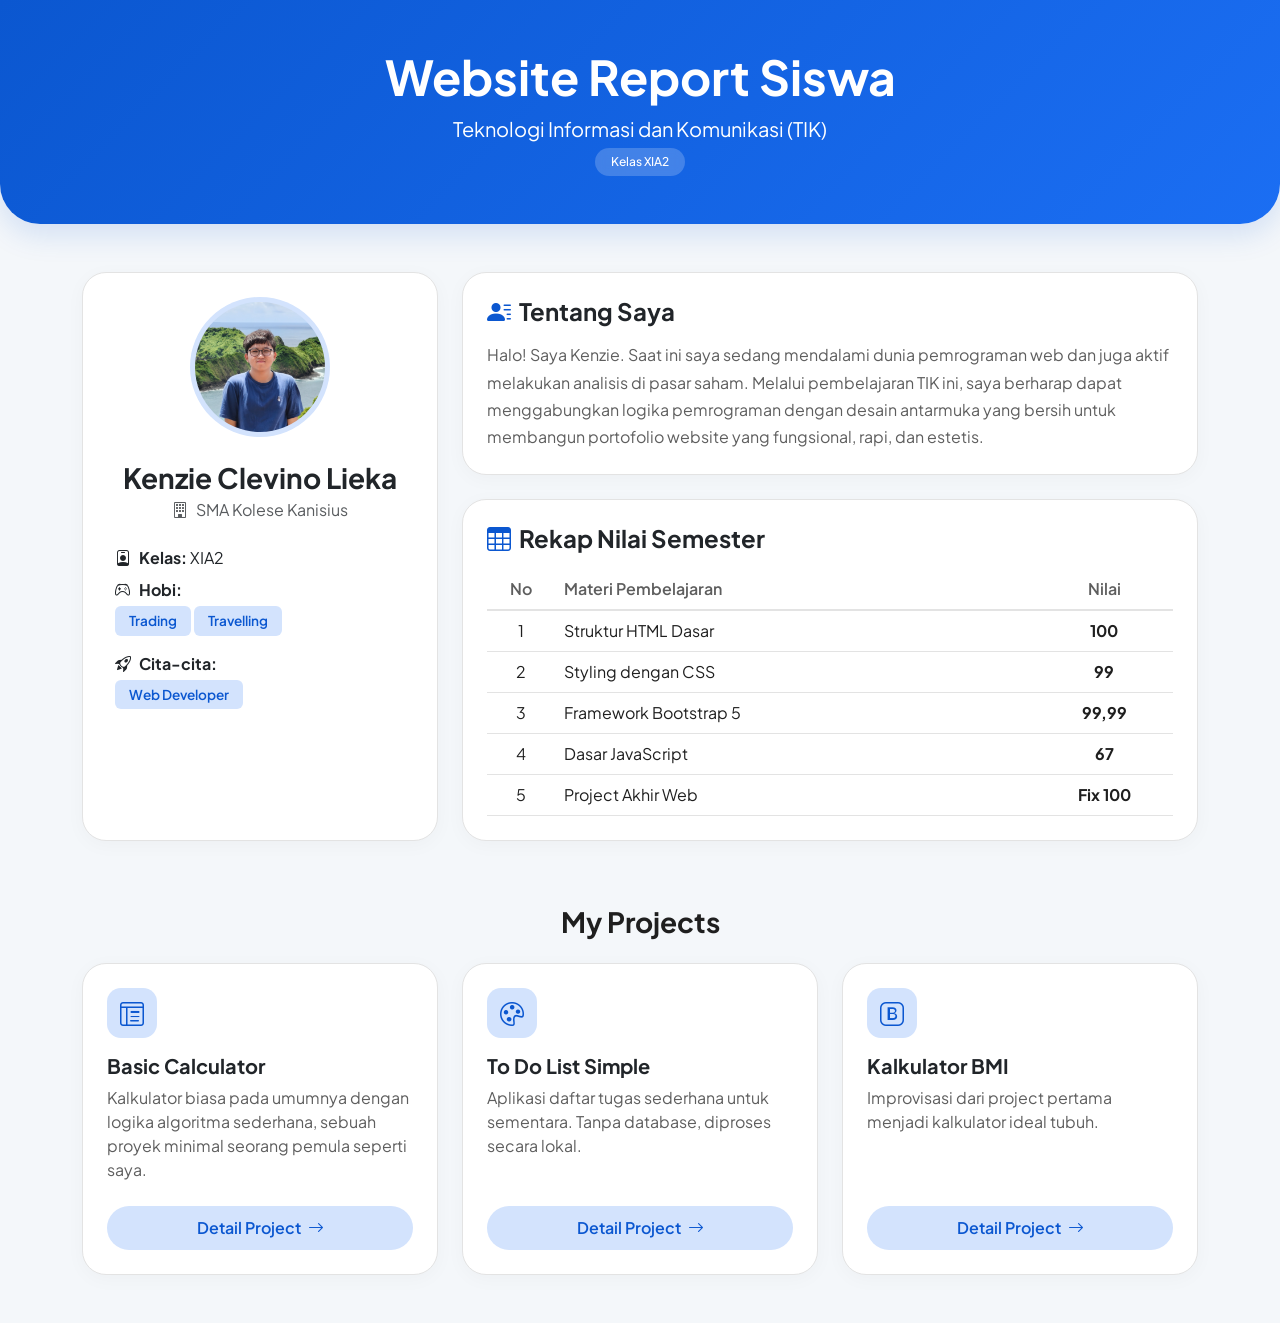
<file: index.html>
<!DOCTYPE html>
<html lang="id">
<head>
    <meta charset="UTF-8">
    <meta name="viewport" content="width=device-width, initial-scale=1.0">
    <title>Website Report Siswa</title>
    <link href="https://cdn.jsdelivr.net/npm/bootstrap@5.3.0/dist/css/bootstrap.min.css" rel="stylesheet">
    <link rel="stylesheet" href="https://cdn.jsdelivr.net/npm/bootstrap-icons@1.11.1/font/bootstrap-icons.css">
    <link rel="stylesheet" href="style.css">
</head>
<body>

    <div class="hero-section text-center py-5 mb-5">
        <div class="container">
            <h1 class="display-5 fw-bold mb-2">Website Report Siswa</h1>
            <p class="fs-5 mb-1">Teknologi Informasi dan Komunikasi (TIK)</p>
            <span class="badge rounded-pill bg-class">Kelas XIA2</span>
        </div>
    </div>

    <div class="container pb-5">
        <div class="row g-4 mb-4">
            <div class="col-lg-4">
                <div class="card material-card text-center h-100 p-4">
                    <div class="profile-wrapper mx-auto mb-4">
                        <img src="profile.png" alt="Foto Profil" class="profile-img">
                    </div>
                    <h3 class="fw-bold mb-1">Kenzie Clevino Lieka</h3>
                    <p class="text-muted mb-4"><i class="bi bi-building me-2"></i>SMA Kolese Kanisius</p>
                    
                    <div class="text-start px-2">
                        <p class="mb-2"><strong><i class="bi bi-person-badge me-2"></i>Kelas:</strong> XIA2</p>
                        <div class="mb-3">
                            <strong><i class="bi bi-controller me-2"></i>Hobi:</strong><br>
                            <span class="badge material-badge mt-1">Trading</span>
                            <span class="badge material-badge mt-1">Travelling</span>
                        </div>
                        <div>
                            <strong><i class="bi bi-rocket-takeoff me-2"></i>Cita-cita:</strong><br>
                            <span class="badge material-badge mt-1">Web Developer</span>
                        </div>
                    </div>
                </div>
            </div>

            <div class="col-lg-8">
                <div class="d-flex flex-column gap-4 h-100">
                    <div class="card material-card p-4">
                        <h4 class="fw-bold mb-3"><i class="bi bi-person-lines-fill me-2 text-primary-material"></i>Tentang Saya</h4>
                        <p class="mb-0 text-secondary-material" style="line-height: 1.7;">
                            Halo! Saya Kenzie. Saat ini saya sedang mendalami dunia pemrograman web dan juga aktif melakukan analisis di pasar saham. Melalui pembelajaran TIK ini, saya berharap dapat menggabungkan logika pemrograman dengan desain antarmuka yang bersih untuk membangun portofolio website yang fungsional, rapi, dan estetis.
                        </p>
                    </div>

                    <div class="card material-card p-4 flex-grow-1">
                        <h4 class="fw-bold mb-3"><i class="bi bi-table me-2 text-primary-material"></i>Rekap Nilai Semester</h4>
                        <div class="table-responsive">
                            <table class="table table-hover align-middle mb-0">
                                <thead>
                                    <tr>
                                        <th width="10%" class="text-center">No</th>
                                        <th>Materi Pembelajaran</th>
                                        <th width="20%" class="text-center">Nilai</th>
                                    </tr>
                                </thead>
                                <tbody>
                                    <tr><td class="text-center">1</td><td>Struktur HTML Dasar</td><td class="text-center fw-bold">100</td></tr>
                                    <tr><td class="text-center">2</td><td>Styling dengan CSS</td><td class="text-center fw-bold">99</td></tr>
                                    <tr><td class="text-center">3</td><td>Framework Bootstrap 5</td><td class="text-center fw-bold">99,99</td></tr>
                                    <tr><td class="text-center">4</td><td>Dasar JavaScript</td><td class="text-center fw-bold">67</td></tr>
                                    <tr><td class="text-center">5</td><td>Project Akhir Web</td><td class="text-center fw-bold">Fix 100</td></tr>
                                </tbody>
                            </table>
                        </div>
                    </div>
                </div>
            </div>
        </div>

        <div class="mt-5 pt-3">
            <h3 class="fw-bold mb-4 text-center">My Projects</h3>
            <div class="row g-4">
                <div class="col-md-4">
                    <div class="card material-card project-card h-100 p-4">
                        <div class="project-icon mb-3"><i class="bi bi-layout-text-window-reverse"></i></div>
                        <h5 class="fw-bold">Basic Calculator</h5>
                        <p class="text-secondary-material mb-4">Kalkulator biasa pada umumnya dengan logika algoritma sederhana, sebuah proyek minimal seorang pemula seperti saya.</p>
                        <a href="project1.html" class="btn btn-material mt-auto">Detail Project <i class="bi bi-arrow-right ms-1"></i></a>
                    </div>
                </div>
                <div class="col-md-4">
                    <div class="card material-card project-card h-100 p-4">
                        <div class="project-icon mb-3"><i class="bi bi-palette"></i></div>
                        <h5 class="fw-bold">To Do List Simple</h5>
                        <p class="text-secondary-material mb-4">Aplikasi daftar tugas sederhana untuk sementara. Tanpa database, diproses secara lokal.</p>
                        <a href="project2.html" class="btn btn-material mt-auto">Detail Project <i class="bi bi-arrow-right ms-1"></i></a>
                    </div>
                </div>
                <div class="col-md-4">
                    <div class="card material-card project-card h-100 p-4">
                        <div class="project-icon mb-3"><i class="bi bi-bootstrap"></i></div>
                        <h5 class="fw-bold">Kalkulator BMI</h5>
                        <p class="text-secondary-material mb-4">Improvisasi dari project pertama menjadi kalkulator ideal tubuh.</p>
                        <a href="project3.html" class="btn btn-material mt-auto">Detail Project <i class="bi bi-arrow-right ms-1"></i></a>
                    </div>
                </div>
            </div>
        </div>
    </div>

    <script>
        window.onload = function() {
            console.log("DOM loaded. Welcome to Kenzie's Portfolio!");
        };
    </script>
</body>
</html>
</file>
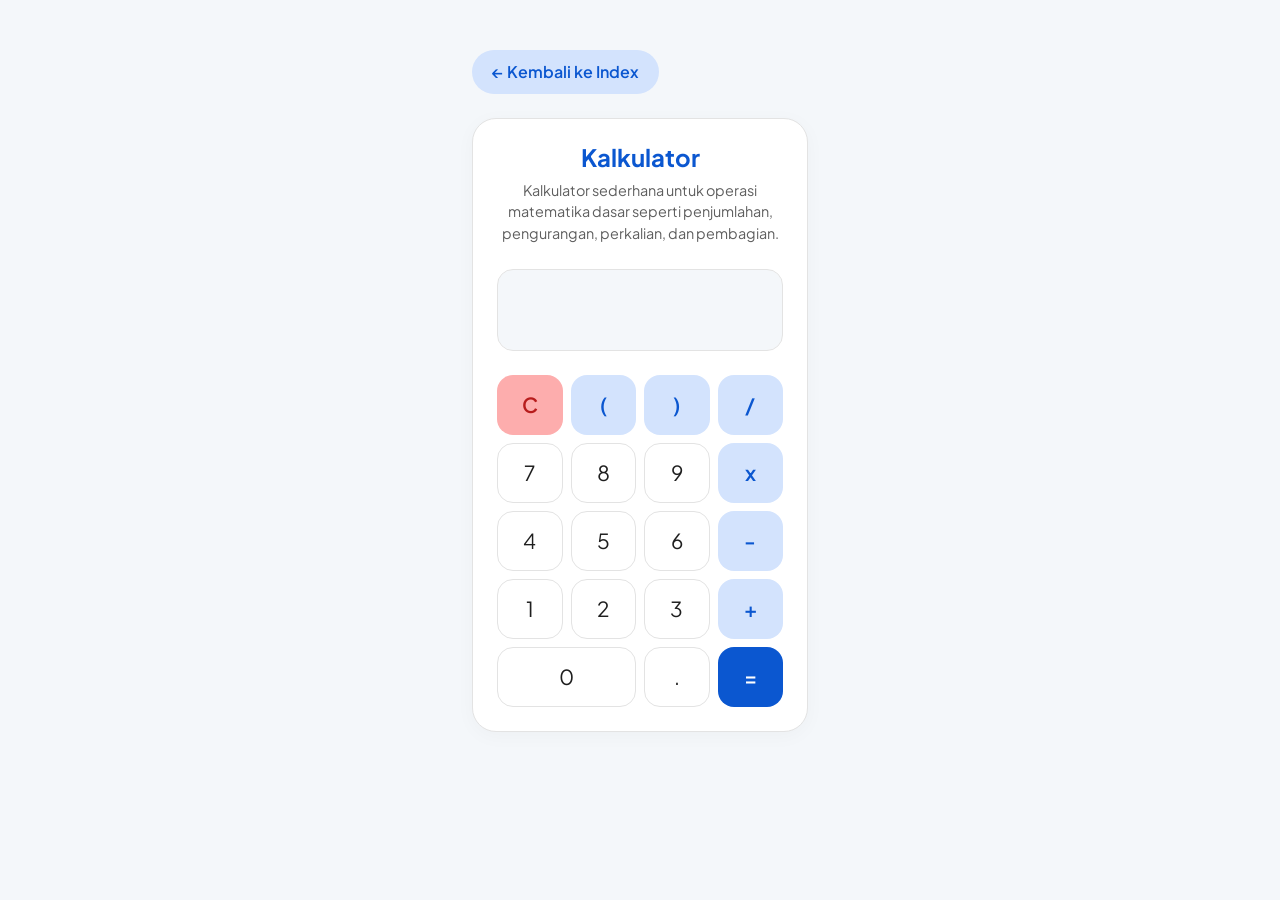
<file: project1.html>
<!DOCTYPE html>
<html lang="en">
<head>
    <meta charset="UTF-8">
    <meta name="viewport" content="width=device-width, initial-scale=1.0">
    <title>Project 1 - Kalkulator</title>
    <link href="https://cdn.jsdelivr.net/npm/bootstrap@5.3.0/dist/css/bootstrap.min.css" rel="stylesheet">
    <link rel="stylesheet" href="style.css">
</head>
<body>

<div class="container calc-container">
    <a href="index.html" class="btn btn-material mb-4">&larr; Kembali ke Index</a>
    
    <div class="material-card p-4">
        <h4 class="text-center mb-2 text-primary-material fw-bold">Kalkulator</h4>
        <p class="text-center text-secondary-material mb-4" style="font-size: 0.9rem;">Kalkulator sederhana untuk operasi matematika dasar seperti penjumlahan, pengurangan, perkalian, dan pembagian.</p>
        
        <input type="text" id="display" class="form-control mb-4 text-end py-3" disabled>
        
        <div class="row g-2">
            <div class="col-3"><button class="btn btn-calc btn-clear w-100" onclick="clearDisplay()">C</button></div>
            <div class="col-3"><button class="btn btn-calc btn-op w-100" onclick="appendValue('(')">(</button></div>
            <div class="col-3"><button class="btn btn-calc btn-op w-100" onclick="appendValue(')')">)</button></div>
            <div class="col-3"><button class="btn btn-calc btn-op w-100" onclick="appendValue('/')">/</button></div>
            
            <div class="col-3"><button class="btn btn-calc btn-num w-100" onclick="appendValue('7')">7</button></div>
            <div class="col-3"><button class="btn btn-calc btn-num w-100" onclick="appendValue('8')">8</button></div>
            <div class="col-3"><button class="btn btn-calc btn-num w-100" onclick="appendValue('9')">9</button></div>
            <div class="col-3"><button class="btn btn-calc btn-op w-100" onclick="appendValue('*')">x</button></div>
            
            <div class="col-3"><button class="btn btn-calc btn-num w-100" onclick="appendValue('4')">4</button></div>
            <div class="col-3"><button class="btn btn-calc btn-num w-100" onclick="appendValue('5')">5</button></div>
            <div class="col-3"><button class="btn btn-calc btn-num w-100" onclick="appendValue('6')">6</button></div>
            <div class="col-3"><button class="btn btn-calc btn-op w-100" onclick="appendValue('-')">-</button></div>
            
            <div class="col-3"><button class="btn btn-calc btn-num w-100" onclick="appendValue('1')">1</button></div>
            <div class="col-3"><button class="btn btn-calc btn-num w-100" onclick="appendValue('2')">2</button></div>
            <div class="col-3"><button class="btn btn-calc btn-num w-100" onclick="appendValue('3')">3</button></div>
            <div class="col-3"><button class="btn btn-calc btn-op w-100" onclick="appendValue('+')">+</button></div>
            
            <div class="col-6"><button class="btn btn-calc btn-num w-100" onclick="appendValue('0')">0</button></div>
            <div class="col-3"><button class="btn btn-calc btn-num w-100" onclick="appendValue('.')">.</button></div>
            <div class="col-3"><button class="btn btn-calc btn-equal w-100" onclick="calculate()">=</button></div>
        </div>
    </div>
</div>

<script>
    const display = document.getElementById('display');
    function appendValue(val) { display.value += val; }
    function clearDisplay() { display.value = ''; }
    function calculate() {
        try { display.value = eval(display.value); } 
        catch { display.value = 'Error'; }
    }
</script>

</body>
</html>
</file>
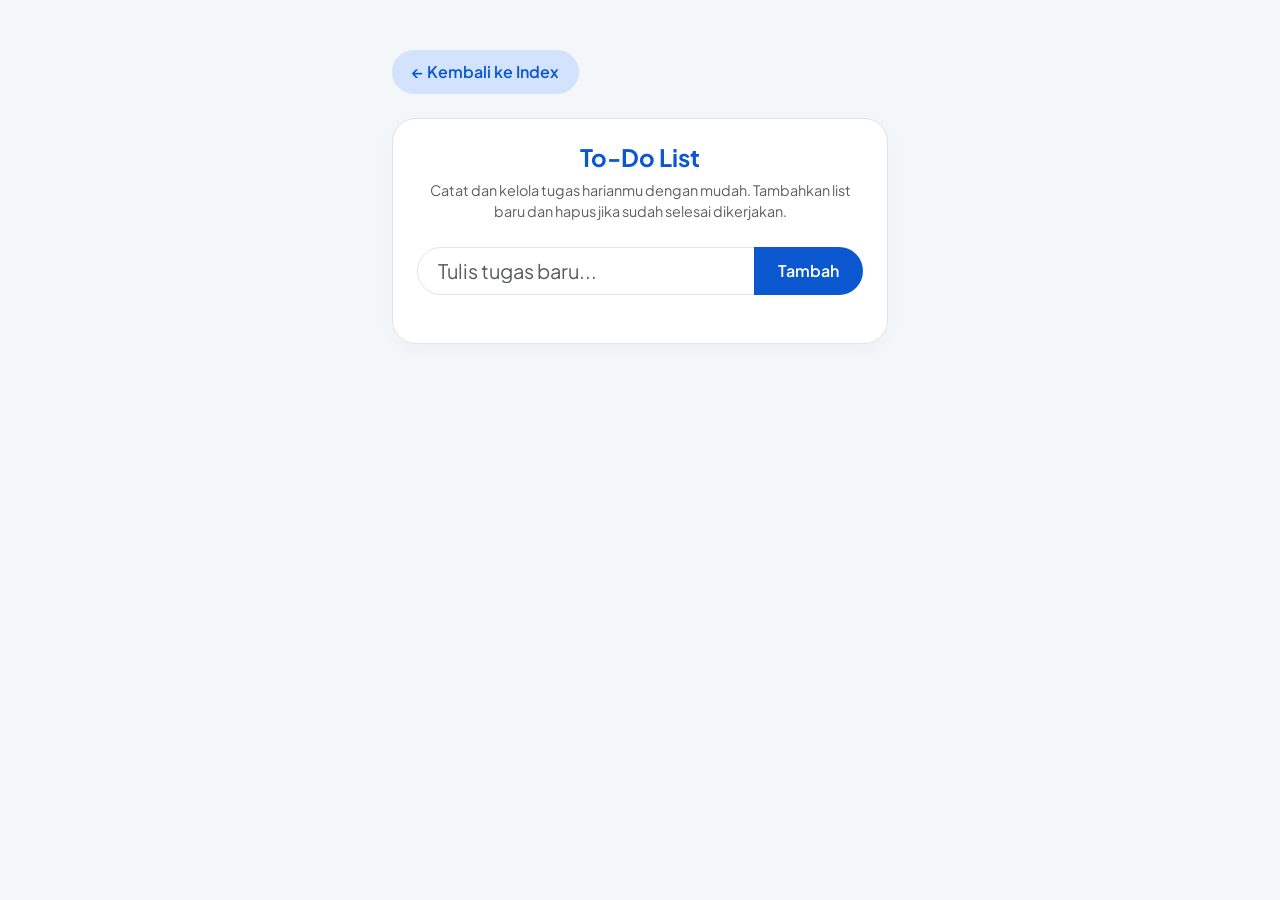
<file: project2.html>
<!DOCTYPE html>
<html lang="en">
<head>
    <meta charset="UTF-8">
    <meta name="viewport" content="width=device-width, initial-scale=1.0">
    <title>Project 2 - To-Do List</title>
    <link href="https://cdn.jsdelivr.net/npm/bootstrap@5.3.0/dist/css/bootstrap.min.css" rel="stylesheet">
    <link rel="stylesheet" href="style.css">
</head>
<body>

<div class="container todo-container">
    <a href="index.html" class="btn btn-material mb-4">&larr; Kembali ke Index</a>

    <div class="material-card p-4">
        <h4 class="text-center mb-2 text-primary-material fw-bold">To-Do List</h4>
        <p class="text-center text-secondary-material mb-4" style="font-size: 0.9rem;">Catat dan kelola tugas harianmu dengan mudah. Tambahkan list baru dan hapus jika sudah selesai dikerjakan.</p>
        
        <div class="input-group mb-4">
            <input type="text" id="taskInput" class="form-control form-control-lg input-todo" placeholder="Tulis tugas baru...">
            <button class="btn btn-todo-add" onclick="addTask()">Tambah</button>
        </div>
        
        <ul id="taskList" class="list-group">
        </ul>
    </div>
</div>

<script>
    function addTask() {
        const input = document.getElementById('taskInput');
        const taskText = input.value.trim();
        
        if (taskText !== "") {
            const li = document.createElement('li');
            li.className = 'list-group-item d-flex justify-content-between align-items-center todo-item shadow-sm text-secondary-material fw-medium';
            li.innerHTML = `
                <span>${taskText}</span>
                <button class="btn btn-sm btn-outline-danger px-3 rounded-pill" onclick="this.parentElement.remove()">Hapus</button>
            `;
            document.getElementById('taskList').appendChild(li);
            input.value = "";
        }
    }
</script>

</body>
</html>
</file>
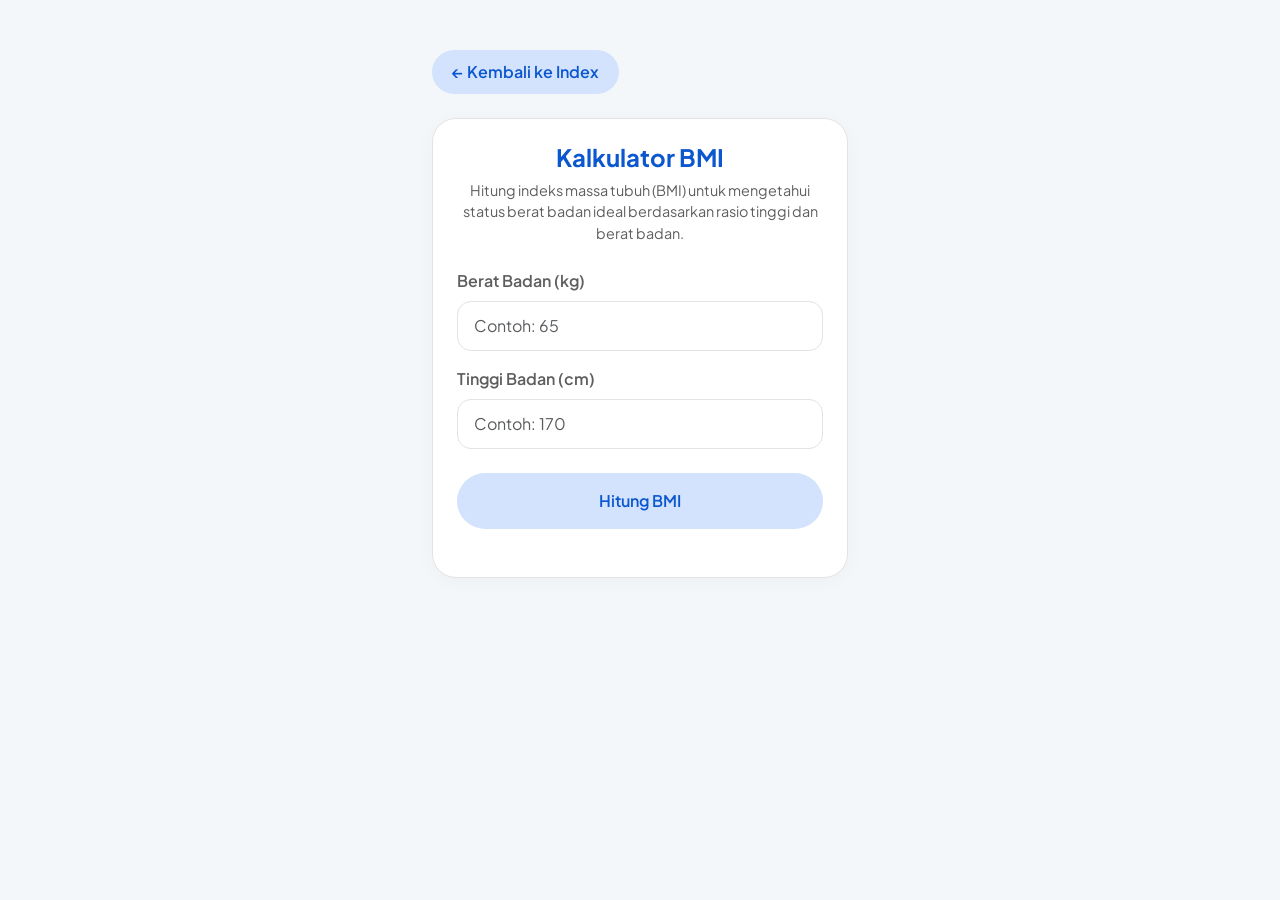
<file: project3.html>
<!DOCTYPE html>
<html lang="en">
<head>
    <meta charset="UTF-8">
    <meta name="viewport" content="width=device-width, initial-scale=1.0">
    <title>Project 3 - Kalkulator BMI</title>
    <link href="https://cdn.jsdelivr.net/npm/bootstrap@5.3.0/dist/css/bootstrap.min.css" rel="stylesheet">
    <link rel="stylesheet" href="style.css">
</head>
<body>

<div class="container bmi-container">
    <a href="index.html" class="btn btn-material mb-4">&larr; Kembali ke Index</a>

    <div class="material-card p-4">
        <h4 class="text-center mb-2 text-primary-material fw-bold">Kalkulator BMI</h4>
        <p class="text-center text-secondary-material mb-4" style="font-size: 0.9rem;">Hitung indeks massa tubuh (BMI) untuk mengetahui status berat badan ideal berdasarkan rasio tinggi dan berat badan.</p>
        
        <div class="mb-3">
            <label class="form-label text-secondary-material fw-semibold">Berat Badan (kg)</label>
            <input type="number" id="weight" class="form-control input-bmi" placeholder="Contoh: 65">
        </div>
        
        <div class="mb-4">
            <label class="form-label text-secondary-material fw-semibold">Tinggi Badan (cm)</label>
            <input type="number" id="height" class="form-control input-bmi" placeholder="Contoh: 170">
        </div>
        
        <button class="btn btn-material w-100 py-3 mb-4 fs-6" onclick="calculateBMI()">Hitung BMI</button>
        
        <div id="resultCard" class="bmi-result-box text-center d-none">
            <h5 class="mb-2 text-secondary-material fs-6">Skor BMI Anda:</h5>
            <div id="bmiValue" class="display-5 fw-bold text-primary-material mb-3">0.0</div>
            <span id="bmiStatus" class="material-badge rounded-pill">Status</span>
        </div>
    </div>
</div>

<script>
    function calculateBMI() {
        const weight = parseFloat(document.getElementById('weight').value);
        const heightInCm = parseFloat(document.getElementById('height').value);
        const resultCard = document.getElementById('resultCard');
        const bmiValue = document.getElementById('bmiValue');
        const bmiStatus = document.getElementById('bmiStatus');

        if (weight > 0 && heightInCm > 0) {
            const heightInM = heightInCm / 100;
            const bmi = (weight / (heightInM * heightInM)).toFixed(1);
            
            bmiValue.innerText = bmi;
            resultCard.classList.remove('d-none');
            
            if (bmi < 18.5) {
                bmiStatus.innerText = "Kekurangan Berat Badan";
                bmiStatus.style.backgroundColor = "#ffe0b2";
                bmiStatus.style.color = "#b66a00";
            } else if (bmi >= 18.5 && bmi < 24.9) {
                bmiStatus.innerText = "Normal (Ideal)";
                bmiStatus.style.backgroundColor = "var(--primary-light)";
                bmiStatus.style.color = "var(--primary-color)";
            } else if (bmi >= 25 && bmi < 29.9) {
                bmiStatus.innerText = "Kelebihan Berat Badan";
                bmiStatus.style.backgroundColor = "#ffe0b2";
                bmiStatus.style.color = "#b66a00";
            } else {
                bmiStatus.innerText = "Obesitas";
                bmiStatus.style.backgroundColor = "#ffcdd2";
                bmiStatus.style.color = "#b71c1c";
            }
        } else {
            alert("Harap masukkan data tinggi dan berat badan yang valid!");
        }
    }
</script>

</body>
</html>
</file>
<file: style.css>
@import url('https://fonts.googleapis.com/css2?family=Plus+Jakarta+Sans:wght@400;500;600;700&display=swap');

:root {
    --surface-bg: #f4f7fa;
    --card-bg: #ffffff;
    --primary-color: #0b57d0;
    --primary-light: #d3e3fd;
    --text-main: #1f1f1f;
    --text-secondary: #5e5e5e;
    --border-color: #e3e3e3;
}

body {
    background-color: var(--surface-bg);
    color: var(--text-main);
    font-family: 'Plus Jakarta Sans', sans-serif;
}

.text-primary-material { color: var(--primary-color); }
.text-secondary-material { color: var(--text-secondary); }

.hero-section {
    background: linear-gradient(135deg, var(--primary-color) 0%, #1b6ef3 100%);
    color: white;
    border-bottom-left-radius: 40px;
    border-bottom-right-radius: 40px;
    box-shadow: 0 10px 30px rgba(11, 87, 208, 0.15);
}

.bg-class {
    background-color: rgba(255, 255, 255, 0.2);
    backdrop-filter: blur(5px);
    font-weight: 500;
    padding: 8px 16px;
}

.material-card {
    background-color: var(--card-bg);
    border: 1px solid var(--border-color);
    border-radius: 24px;
    box-shadow: 0 4px 20px rgba(0, 0, 0, 0.03);
    transition: all 0.3s ease;
}

.profile-wrapper {
    width: 140px;
    height: 140px;
    border-radius: 50%;
    padding: 5px;
    background: var(--primary-light);
}

.profile-img {
    width: 100%;
    height: 100%;
    border-radius: 50%;
    object-fit: cover;
}

.material-badge {
    background-color: var(--primary-light);
    color: var(--primary-color);
    font-weight: 600;
    padding: 8px 14px;
    font-size: 0.85rem;
}

.table th {
    background-color: transparent;
    color: var(--text-secondary);
    font-weight: 600;
    border-bottom: 2px solid var(--border-color);
}

.table td {
    border-bottom: 1px solid var(--border-color);
    color: var(--text-main);
}

.project-card:hover {
    transform: translateY(-5px);
    box-shadow: 0 12px 24px rgba(0, 0, 0, 0.06);
    border-color: var(--primary-light);
}

.project-icon {
    width: 50px;
    height: 50px;
    background-color: var(--primary-light);
    color: var(--primary-color);
    border-radius: 14px;
    display: flex;
    align-items: center;
    justify-content: center;
    font-size: 1.5rem;
}

.btn-material {
    background-color: var(--primary-light);
    color: var(--primary-color);
    border-radius: 50px;
    font-weight: 600;
    padding: 10px 20px;
    border: none;
    transition: all 0.2s ease;
}

.btn-material:hover {
    background-color: var(--primary-color);
    color: #ffffff;
}

.calc-container { max-width: 360px; margin: 50px auto; }
.btn-calc { height: 60px; font-size: 1.3rem; border-radius: 16px; border: none; transition: all 0.2s ease; }
.btn-num { background-color: #ffffff; color: var(--text-main); border: 1px solid var(--border-color); }
.btn-num:hover { background-color: var(--surface-bg); }
.btn-op { background-color: var(--primary-light); color: var(--primary-color); font-weight: 600; }
.btn-op:hover { background-color: var(--primary-color); color: #ffffff; }
.btn-clear { background-color: #fdadad; color: #b71c1c; font-weight: 600; }
.btn-clear:hover { background-color: #b71c1c; color: #ffffff; }
.btn-equal { background-color: var(--primary-color); color: #ffffff; font-weight: 600; }
.btn-equal:hover { opacity: 0.9; transform: scale(0.98); }
#display { background-color: var(--surface-bg); border: 1px solid var(--border-color); color: var(--text-main); border-radius: 16px; font-weight: 600; font-size: 2rem; }

.todo-container { max-width: 520px; margin: 50px auto; }
.input-todo { border-radius: 24px 0 0 24px; border: 1px solid var(--border-color); padding-left: 20px; }
.input-todo:focus { border-color: var(--primary-color); box-shadow: none; background-color: #ffffff; }
.btn-todo-add { border-radius: 0 24px 24px 0 !important; background-color: var(--primary-color); color: #ffffff; border: none; font-weight: 600; padding: 0 24px; transition: all 0.2s; }
.btn-todo-add:hover { opacity: 0.9; }
.todo-item { border-radius: 16px !important; border: 1px solid var(--border-color) !important; background: var(--card-bg); margin-bottom: 10px; transition: all 0.2s ease; padding: 14px 20px !important; }
.todo-item:hover { border-color: var(--primary-light) !important; transform: translateX(3px); }

.bmi-container { max-width: 440px; margin: 50px auto; }
.input-bmi { border-radius: 14px; border: 1px solid var(--border-color); padding: 12px 16px; }
.input-bmi:focus { border-color: var(--primary-color); box-shadow: none; }
.bmi-result-box { border-radius: 20px; background-color: var(--surface-bg); border: 1px solid var(--border-color); padding: 24px; transition: all 0.3s ease; }
</file>
